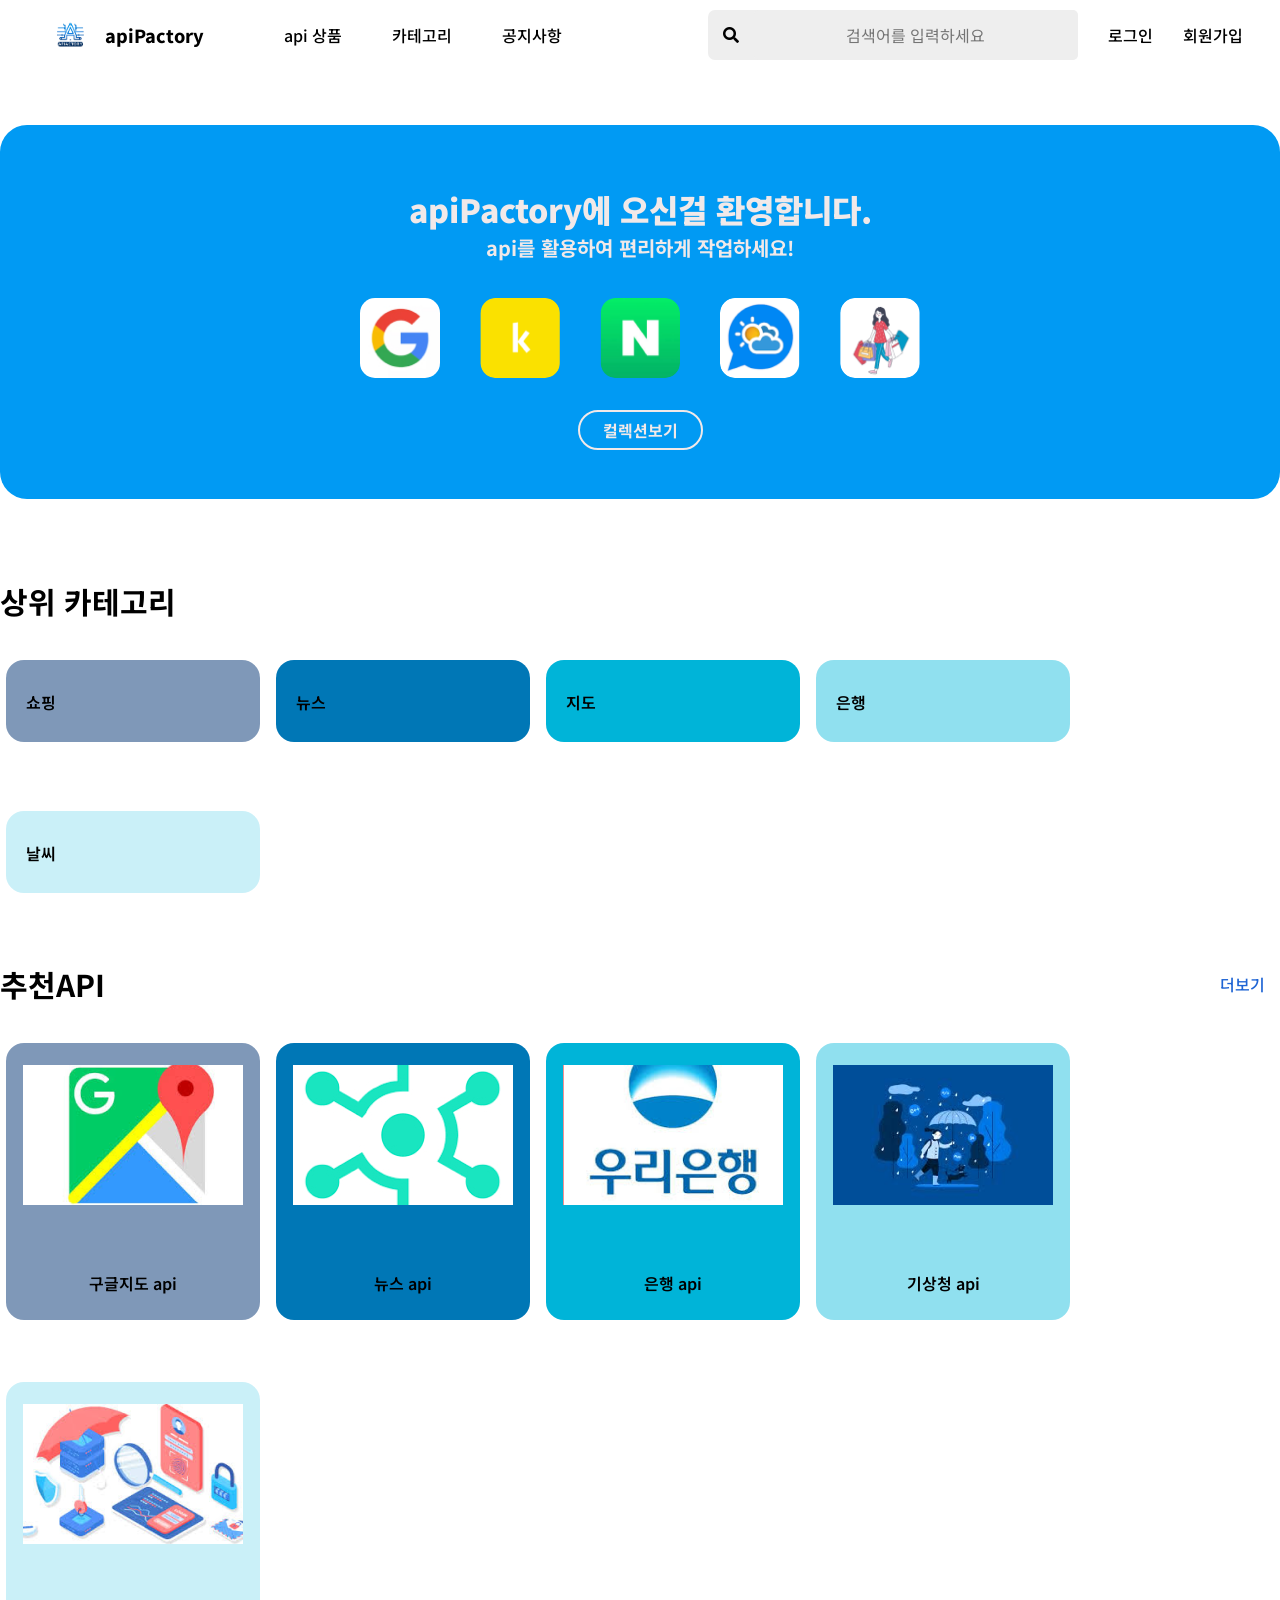
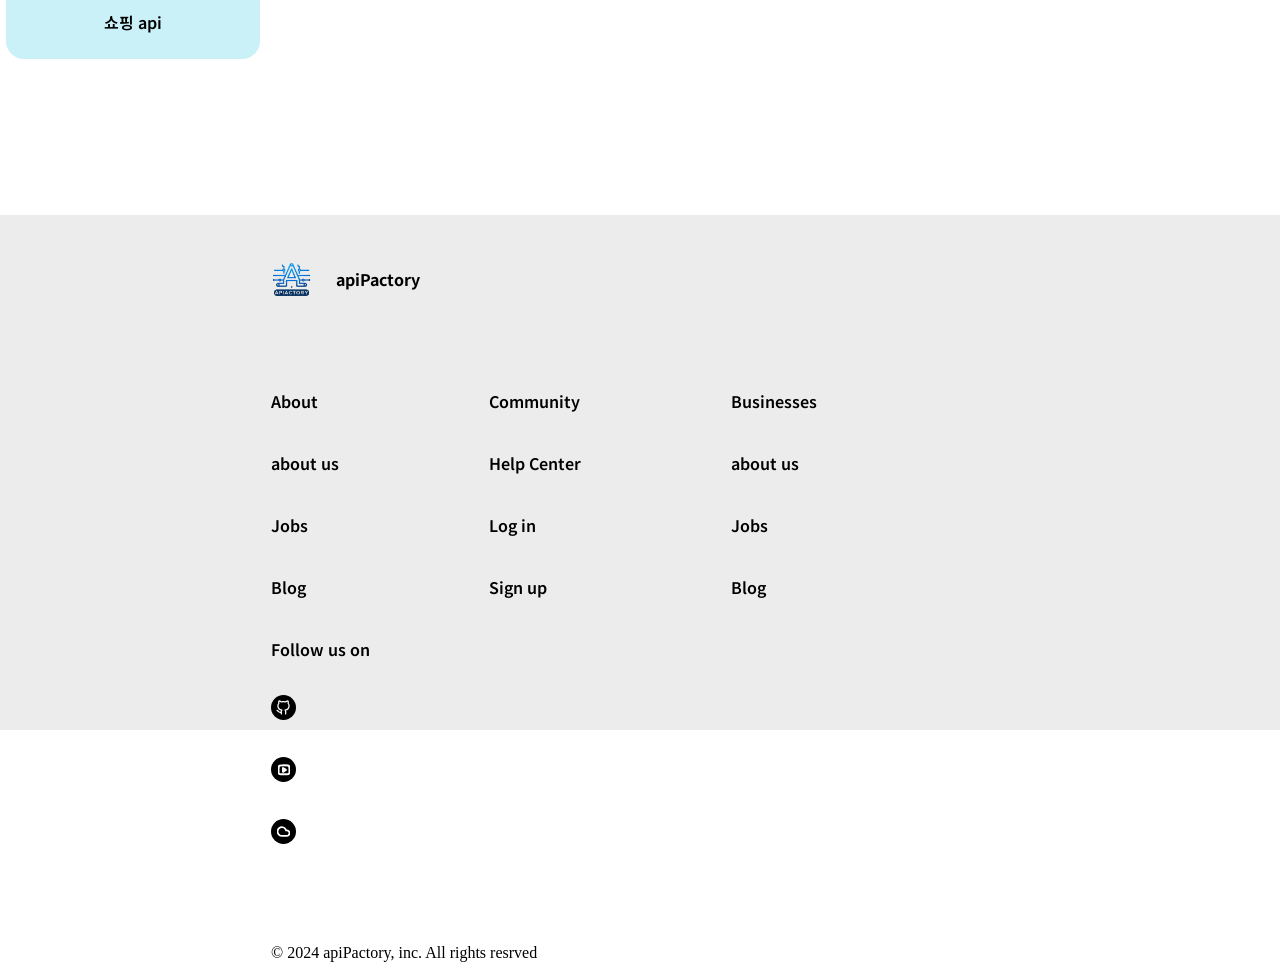
<file: apiPactory/index.html>
<!DOCTYPE html>
<html lang="ko">

<head>
    <meta charset="UTF-8">
    <meta name="viewport" content="width=device-width, initial-scale=1.0">
    <title>apiPactory</title>

    <link rel="stylesheet" href="assets/css/style.css">
    <link rel="stylesheet" href="https://cdnjs.cloudflare.com/ajax/libs/font-awesome/5.8.2/css/all.min.css" />
</head>

<body>
    <header id="header">
        <div id="logos">
            <div id="logo"></div>
            <div id="title">
                <h2><a href="#">apiPactory</a></h2>
            </div>
            <div id="menu">
                <ul>
                    <li><a href="#">api 상품</a></li>
                    <li><a href="#">카테고리</a></li>
                    <li><a href="#">공지사항</a></li>
                </ul>
            </div>
        </div>
        <div id="controller">
            <div id="searchBar">
                <i class="fas fa-search"></i>
                <input type="text" placeholder="검색어를 입력하세요" class="search-input">
            </div>
            <a href="php/login/login.php">로그인</a>
            <a href="#">회원가입</a>
            <div id="profile">
            </div>
        </div>
    </header>
    <main id="main">
        <div class="main-container">
            <div class="content1">
                <div class="h3">
                    <ul>
                        <li><a href="#">apiPactory에 오신걸 환영합니다.</a></li>
                    </ul>
                </div>
                <div class="p">
                    <ul>
                        <li><a href="#">api를 활용하여 편리하게 작업하세요!</a></li>
                    </ul>
                </div>
                <div class="main-icon">
                    <img src="assets/img/banner1.jpg" alt="이미지">
                    <img src="assets/img/banner2.jpg" alt="이미지">
                    <img src="assets/img/banner3.jpg" alt="이미지">
                    <img src="assets/img/banner4.jpg" alt="이미지">
                    <img src="assets/img/banner5.jpg" alt="이미지">
                </div>
                <div class="main-btn"><a href="#">컬렉션보기</a></div>
            </div>
            <div class="content2">
                <div class="category-title">
                    <li>상위 카테고리</li>
                </div>
                <div class="catefory-bar">
                    <ul>
                        <li>
                            <a href="#"><span>쇼핑</span></a>
                            <a href="#"><span>뉴스</span></a>
                            <a href="#"><span>지도</span></a>
                            <a href="#"><span>은행</span></a>
                            <a href="#"><span>날씨</span></a>
                        </li>
                    </ul>
                </div>
            </div>
            <div class="content3">
                <div class="recommend-title">
                    <li>추천API</li>
                    <a href="#">더보기</a>
                </div>
                <div class="apibanner">
                    <ul>
                        <li>
                            <a href="#"><img src="assets/img/notice1.jpg" alt="이미지"><span>구글지도 api</span></a>
                            <a href="#"><img src="assets/img/notice2.jpg" alt="이미지"><span>뉴스 api</span></a>
                            <a href="#"><img src="assets/img/notice3.jpg" alt="이미지"><span>은행 api</span></a>
                            <a href="#"><img src="assets/img/notice4.jpg" alt="이미지"><span>기상청 api</span></a>
                            <a href="#"><img src="assets/img/notice5.jpg" alt="이미지"><span>쇼핑 api</span></a>
                        </li>
                    </ul>
                </div>
            </div>
        </div>
    </main>
    <footer id="footer">
        <div class="footer__container">
            <div id="f_logos">
                <div id="flogo"></div>
                <div id="ftitle">
                    <h2><a href="#">apiPactory</a></h2>
                </div>
            </div>
            <div id="contact">
                <ul class="about">
                    <li><a href="#">About</a></li>
                    <li><a href="#">about us</a></li>
                    <li><a href="#">Jobs</a></li>
                    <li><a href="#">Blog</a></li>
                </ul>
                <ul class="community">
                    <li><a href="#">Community</a></li>
                    <li><a href="#">Help Center</a></li>
                    <li><a href="#">Log in</a></li>
                    <li><a href="#">Sign up</a></li>
                </ul>
                <ul class="businesses">
                    <li><a href="#">Businesses</a></li>
                    <li><a href="#">about us</a></li>
                    <li><a href="#">Jobs</a></li>
                    <li><a href="#">Blog</a></li>
                </ul>
                <ul class="follow">
                    <li><a href="#">Follow us on</a></li>
                    <li class="icon"><a href="#"></a></li>
                    <li class="icon"><a href="#"></a></li>
                    <li class="icon"><a href="#"></a></li>
                </ul>
            </div>
            <div id="rights">
                <h2>© 2024 apiPactory, inc. All rights resrved</h2>
            </div>
        </div>
    </footer>
</body>

</html>
</file>
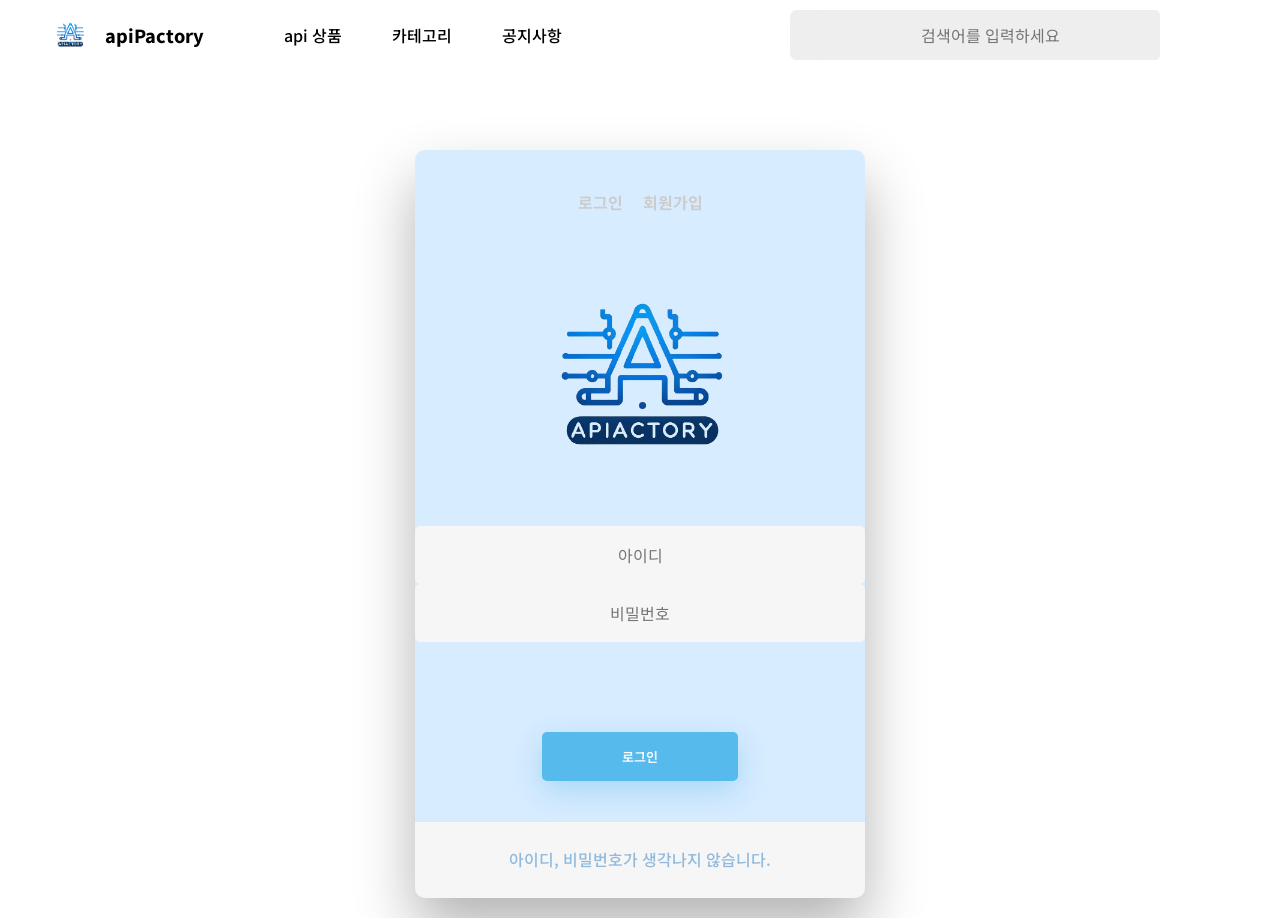
<file: apiPactory - 복사본/member/login.html>
<!DOCTYPE html>
<html lang="ko">

<head>
    <meta charset="UTF-8">
    <meta name="viewport" content="width=device-width, initial-scale=1.0">
    <title>login</title>
    <link rel="stylesheet" href="../assets/css/style.css">
    <link rel="stylesheet" href="../assets/css/logintemp.css">
    <link
        href="https://fonts.googleapis.com/css2?family=IBM+Plex+Sans:ital,wght@0,100;0,200;0,300;0,400;0,500;0,600;0,700;1,100;1,200;1,300;1,400;1,500;1,600;1,700&display=swap"
        rel="stylesheet">
</head>

<body>
    <div id="wrap">
        <header id="header">
            <div id="logos">
                <div id="logo"></div>
                <div id="title">
                    <h2><a href="#">apiPactory</a></h2>
                </div>
                <div id="menu">
                    <ul>
                        <li><a href="#">api 상품</a></li>
                        <li><a href="#">카테고리</a></li>
                        <li><a href="#">공지사항</a></li>
                    </ul>
                </div>
            </div>
            <div id="controller">
                <div id="searchBar">
                    <i class="fas fa-search"></i>
                    <input type="text" placeholder="검색어를 입력하세요" class="search-input">
                </div>
                <div id="profile"></div>
            </div>
        </header>

        <div class="wrapper fadeInDown">
            <div id="formContent">
                <!-- Tabs Titles -->
                <h2 class=" underlineHover"> 로그인 </h2>
                <h2 class=" underlineHover"> 회원가입 </h2>

                <!-- Icon -->
                <div class="fadeIn first">
                    <img src="../assets/img/logo2.png" id="icon" alt="User Icon" />
                </div>

                <!-- Login Form -->
                <form>
                    <input type="text" id="login" class="fadeIn second" name="login" placeholder="아이디">
                    <input type="password" id="password" class="fadeIn third" name="login" placeholder="비밀번호">
                    <input type="submit" class="fadeIn fourth" value="로그인">
                </form>

                <!-- Remind Passowrd -->
                <div id="formFooter">
                    <a class="underlineHover" href="#">아이디, 비밀번호가 생각나지 않습니다.</a>
                </div>

            </div>
        </div>
    </div>
</body>

</html>
</file>
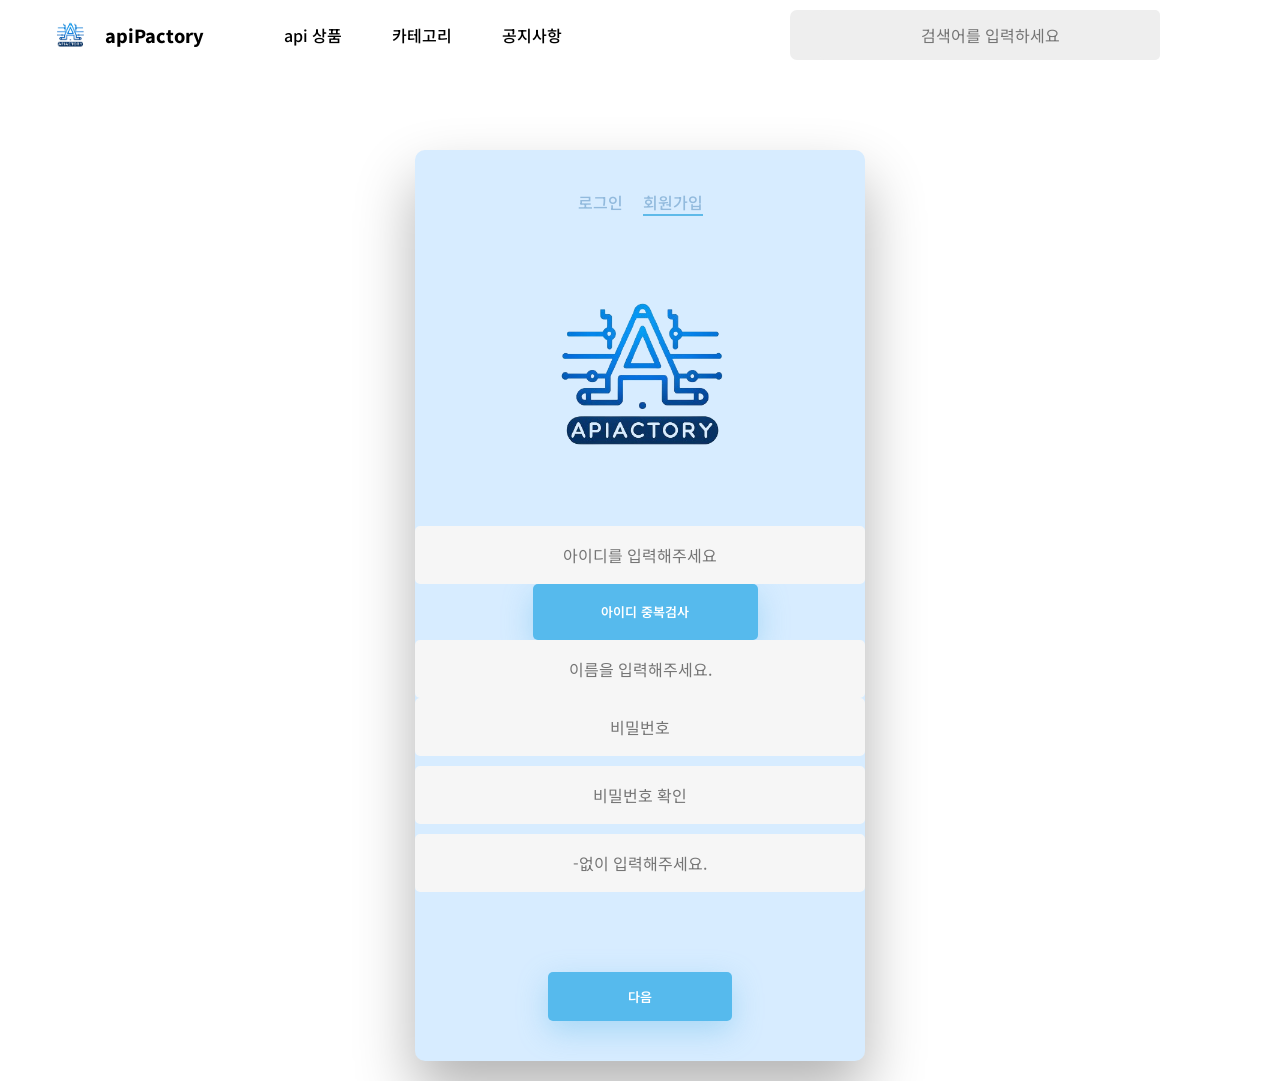
<file: apiPactory - 복사본/member/signin.html>
<!DOCTYPE html>
<html lang="ko">

<head>
    <meta charset="UTF-8">
    <meta name="viewport" content="width=device-width, initial-scale=1.0">
    <title>signin</title>
    <link rel="stylesheet" href="../assets/css/style.css">
    <link rel="stylesheet" href="../assets/css/logintemp.css">
    <link
        href="https://fonts.googleapis.com/css2?family=IBM+Plex+Sans:ital,wght@0,100;0,200;0,300;0,400;0,500;0,600;0,700;1,100;1,200;1,300;1,400;1,500;1,600;1,700&display=swap"
        rel="stylesheet">
</head>

<body>
    <div id="wrap">
        <header id="header">
            <div id="logos">
                <div id="logo"></div>
                <div id="title">
                    <h2><a href="../index.html">apiPactory</a></h2>
                </div>
                <div id="menu">
                    <ul>
                        <li><a href="#">api 상품</a></li>
                        <li><a href="#">카테고리</a></li>
                        <li><a href="#">공지사항</a></li>
                    </ul>
                </div>
            </div>
            <div id="controller">
                <div id="searchBar">
                    <i class="fas fa-search"></i>
                    <input type="text" placeholder="검색어를 입력하세요" class="search-input">
                </div>
                <div id="profile"></div>
            </div>
        </header>
        <div class="wrapper fadeInDown">
            <div id="formContent">
                <!-- Tabs Titles -->
                <h2 class="inactive underlineHover"><a href="login.html">로그인 </a></h2>
                <h2 class="active"><a href="signup.html">회원가입</a></h2>

                <!-- Icon -->
                <div class="fadeIn first">
                    <img src="../assets/img/logo2.png" id="icon" alt="User Icon" />
                </div>

                <!-- Login Form -->
                <form>
                    <div class="Check">
                        <input type="text" id="youID" class="fadeIn second" name="youID" placeholder="아이디를 입력해주세요">
                        <div class="btn" onclick="IDChecking()">아이디 중복검사</div>
                    </div>
                    <input type="text" id="youName" class="fadeIn second" name="youName" placeholder="이름을 입력해주세요.">
                    <input type="password" id="youPass" class="fadeIn third" name="youPass" placeholder="비밀번호">
                    <input type="password" id="youPassC" class="fadeIn third" name="youPassC" placeholder="비밀번호 확인">
                    <input type="text" id="youPhone" class="fadeIn third" name="youPhone" placeholder="-없이 입력해주세요.">
                    <input type="submit" class="fadeIn fourth" value="다음">
                </form>
            </div>
        </div>
    </div>
    </div>
</body>

</html>
</file>
<file: apiPactory/assets/css/style.css>
@charset "UTF-8";

@import "font.css";
@import "var.css";
@import "common.css";
@import "reset.css";

/* section */
@import "main.css";
@import "member.css"
</file>
<file: apiPactory - 복사본/assets/css/style.css>
@charset "UTF-8";

@import "font.css";
@import "var.css";
@import "common.css";
@import "reset.css";

/* section */
@import "main.css";
@import "member.css"
</file>
<file: apiPactory - 복사본/assets/css/logintemp.css>
html {
    background-color: #fff;
}

body {
    height: 100vh;
}
</file>
